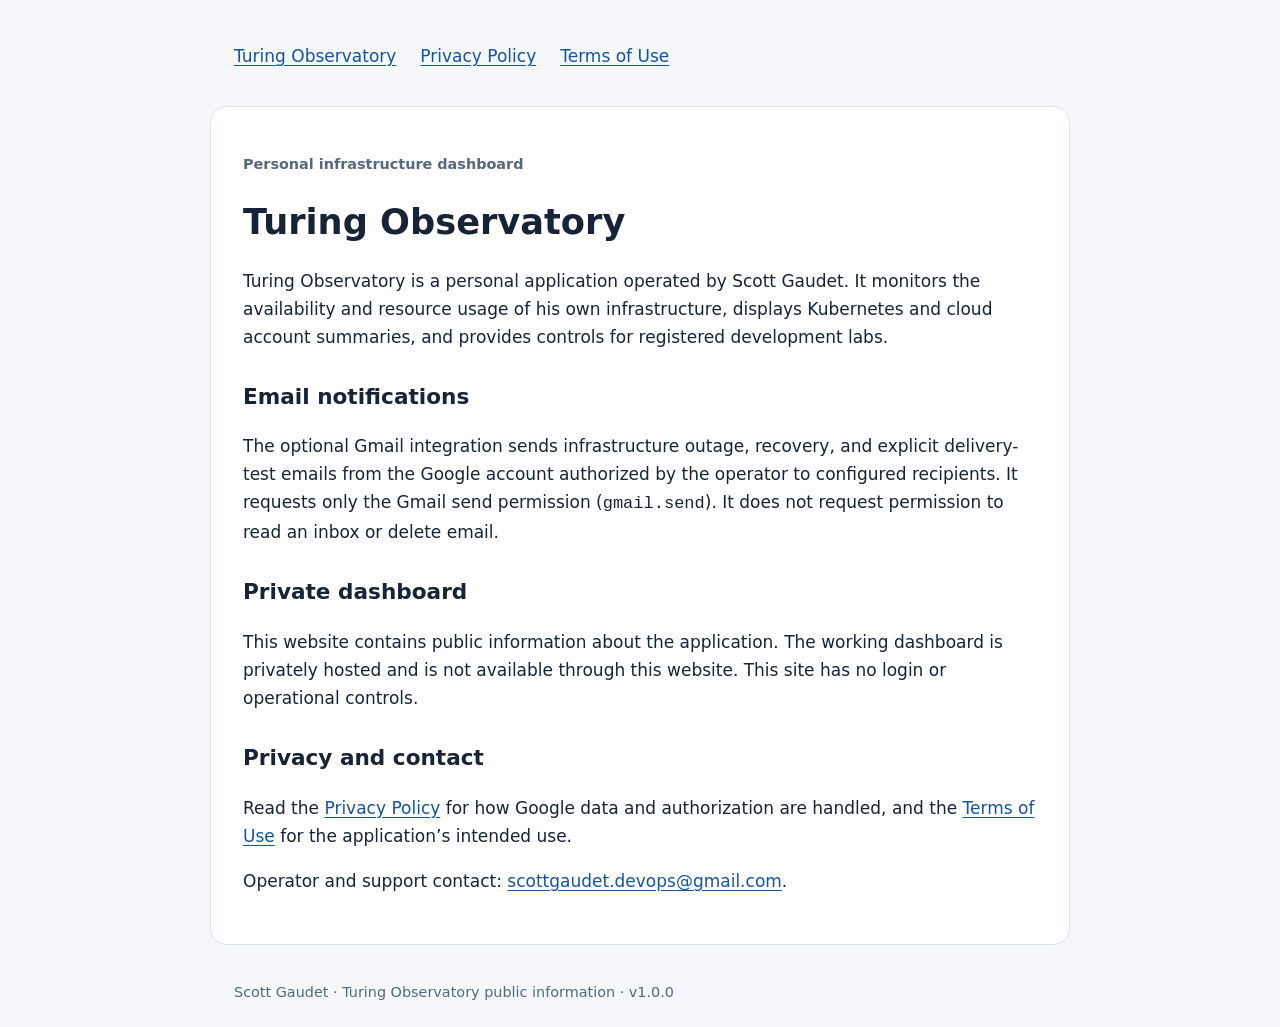
<file: index.html>
<!doctype html>
<html lang="en"><head><meta charset="utf-8"><meta name="viewport" content="width=device-width, initial-scale=1"><title>Turing Observatory</title><meta name="description" content="Public application information and privacy practices for Turing Observatory, a personal infrastructure dashboard."><link rel="stylesheet" href="style.css"></head><body><header><nav aria-label="Main navigation"><a href="index.html">Turing Observatory</a><a href="privacy.html">Privacy Policy</a><a href="terms.html">Terms of Use</a></nav></header><main><p class="eyebrow">Personal infrastructure dashboard</p><h1>Turing Observatory</h1><p>Turing Observatory is a personal application operated by Scott Gaudet. It monitors the availability and resource usage of his own infrastructure, displays Kubernetes and cloud account summaries, and provides controls for registered development labs.</p><h2>Email notifications</h2><p>The optional Gmail integration sends infrastructure outage, recovery, and explicit delivery-test emails from the Google account authorized by the operator to configured recipients. It requests only the Gmail send permission (<code>gmail.send</code>). It does not request permission to read an inbox or delete email.</p><h2>Private dashboard</h2><p>This website contains public information about the application. The working dashboard is privately hosted and is not available through this website. This site has no login or operational controls.</p><h2>Privacy and contact</h2><p>Read the <a href="privacy.html">Privacy Policy</a> for how Google data and authorization are handled, and the <a href="terms.html">Terms of Use</a> for the application’s intended use.</p><p>Operator and support contact: <a href="mailto:scottgaudet.devops@gmail.com">scottgaudet.devops@gmail.com</a>.</p></main><footer>Scott Gaudet · Turing Observatory public information · v1.0.0</footer></body></html>
</file>
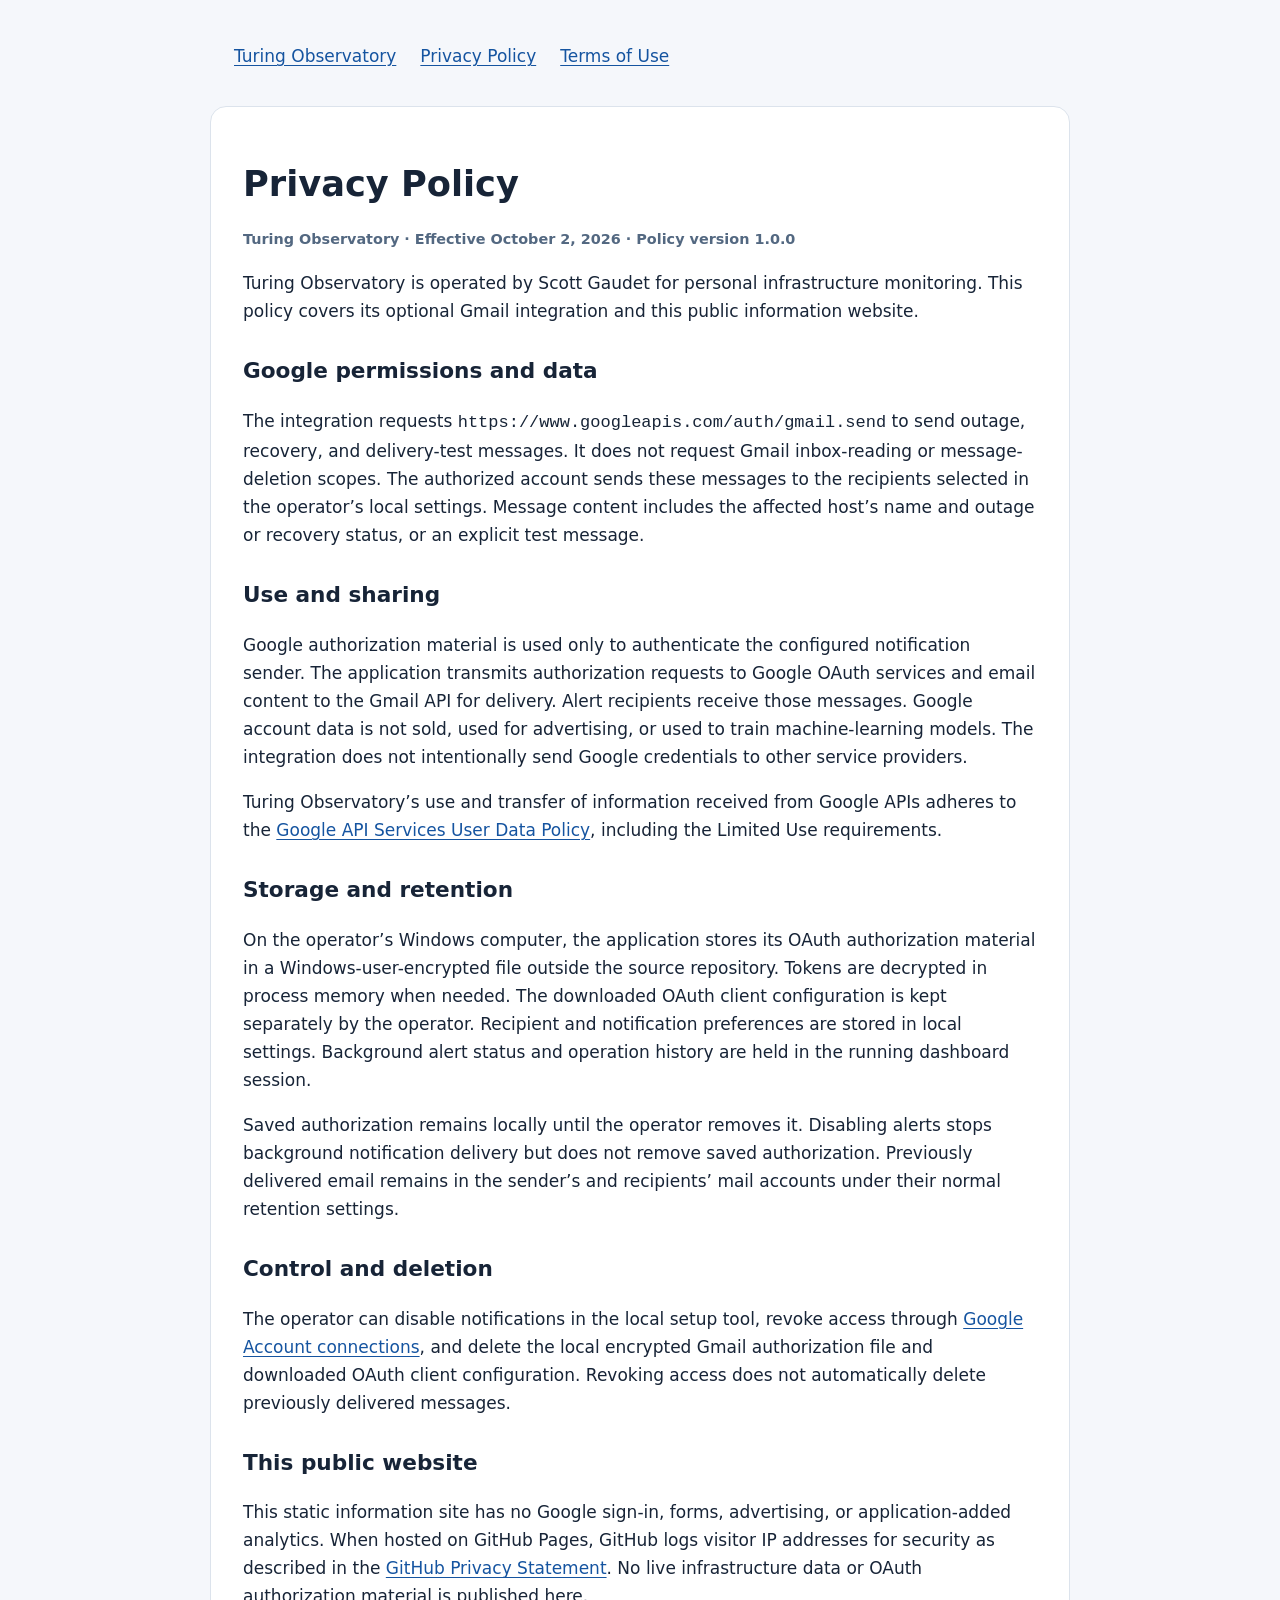
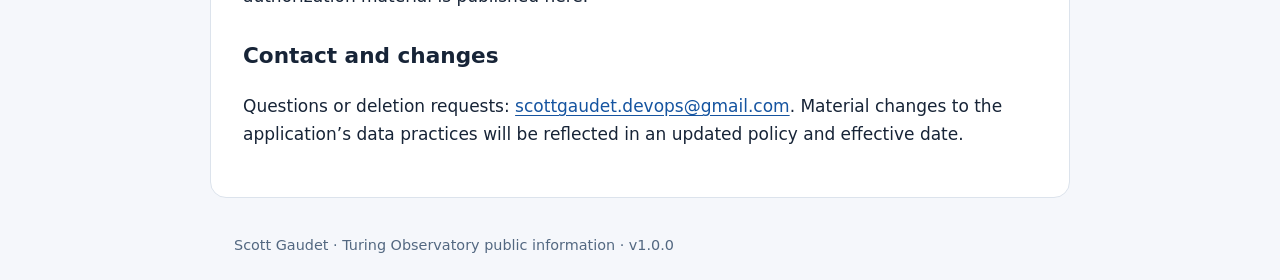
<file: privacy.html>
<!doctype html>
<html lang="en"><head><meta charset="utf-8"><meta name="viewport" content="width=device-width, initial-scale=1"><title>Privacy Policy — Turing Observatory</title><meta name="description" content="Public application information and privacy practices for Turing Observatory, a personal infrastructure dashboard."><link rel="stylesheet" href="style.css"></head><body><header><nav aria-label="Main navigation"><a href="index.html">Turing Observatory</a><a href="privacy.html">Privacy Policy</a><a href="terms.html">Terms of Use</a></nav></header><main><h1>Privacy Policy</h1><p class="eyebrow">Turing Observatory · Effective October 2, 2026 · Policy version 1.0.0</p><p>Turing Observatory is operated by Scott Gaudet for personal infrastructure monitoring. This policy covers its optional Gmail integration and this public information website.</p><h2>Google permissions and data</h2><p>The integration requests <code>https://www.googleapis.com/auth/gmail.send</code> to send outage, recovery, and delivery-test messages. It does not request Gmail inbox-reading or message-deletion scopes. The authorized account sends these messages to the recipients selected in the operator’s local settings. Message content includes the affected host’s name and outage or recovery status, or an explicit test message.</p><h2>Use and sharing</h2><p>Google authorization material is used only to authenticate the configured notification sender. The application transmits authorization requests to Google OAuth services and email content to the Gmail API for delivery. Alert recipients receive those messages. Google account data is not sold, used for advertising, or used to train machine-learning models. The integration does not intentionally send Google credentials to other service providers.</p><p>Turing Observatory’s use and transfer of information received from Google APIs adheres to the <a href="https://developers.google.com/terms/api-services-user-data-policy">Google API Services User Data Policy</a>, including the Limited Use requirements.</p><h2>Storage and retention</h2><p>On the operator’s Windows computer, the application stores its OAuth authorization material in a Windows-user-encrypted file outside the source repository. Tokens are decrypted in process memory when needed. The downloaded OAuth client configuration is kept separately by the operator. Recipient and notification preferences are stored in local settings. Background alert status and operation history are held in the running dashboard session.</p><p>Saved authorization remains locally until the operator removes it. Disabling alerts stops background notification delivery but does not remove saved authorization. Previously delivered email remains in the sender’s and recipients’ mail accounts under their normal retention settings.</p><h2>Control and deletion</h2><p>The operator can disable notifications in the local setup tool, revoke access through <a href="https://myaccount.google.com/connections">Google Account connections</a>, and delete the local encrypted Gmail authorization file and downloaded OAuth client configuration. Revoking access does not automatically delete previously delivered messages.</p><h2>This public website</h2><p>This static information site has no Google sign-in, forms, advertising, or application-added analytics. When hosted on GitHub Pages, GitHub logs visitor IP addresses for security as described in the <a href="https://docs.github.com/en/site-policy/privacy-policies/github-general-privacy-statement">GitHub Privacy Statement</a>. No live infrastructure data or OAuth authorization material is published here.</p><h2>Contact and changes</h2><p>Questions or deletion requests: <a href="mailto:scottgaudet.devops@gmail.com">scottgaudet.devops@gmail.com</a>. Material changes to the application’s data practices will be reflected in an updated policy and effective date.</p></main><footer>Scott Gaudet · Turing Observatory public information · v1.0.0</footer></body></html>
</file>
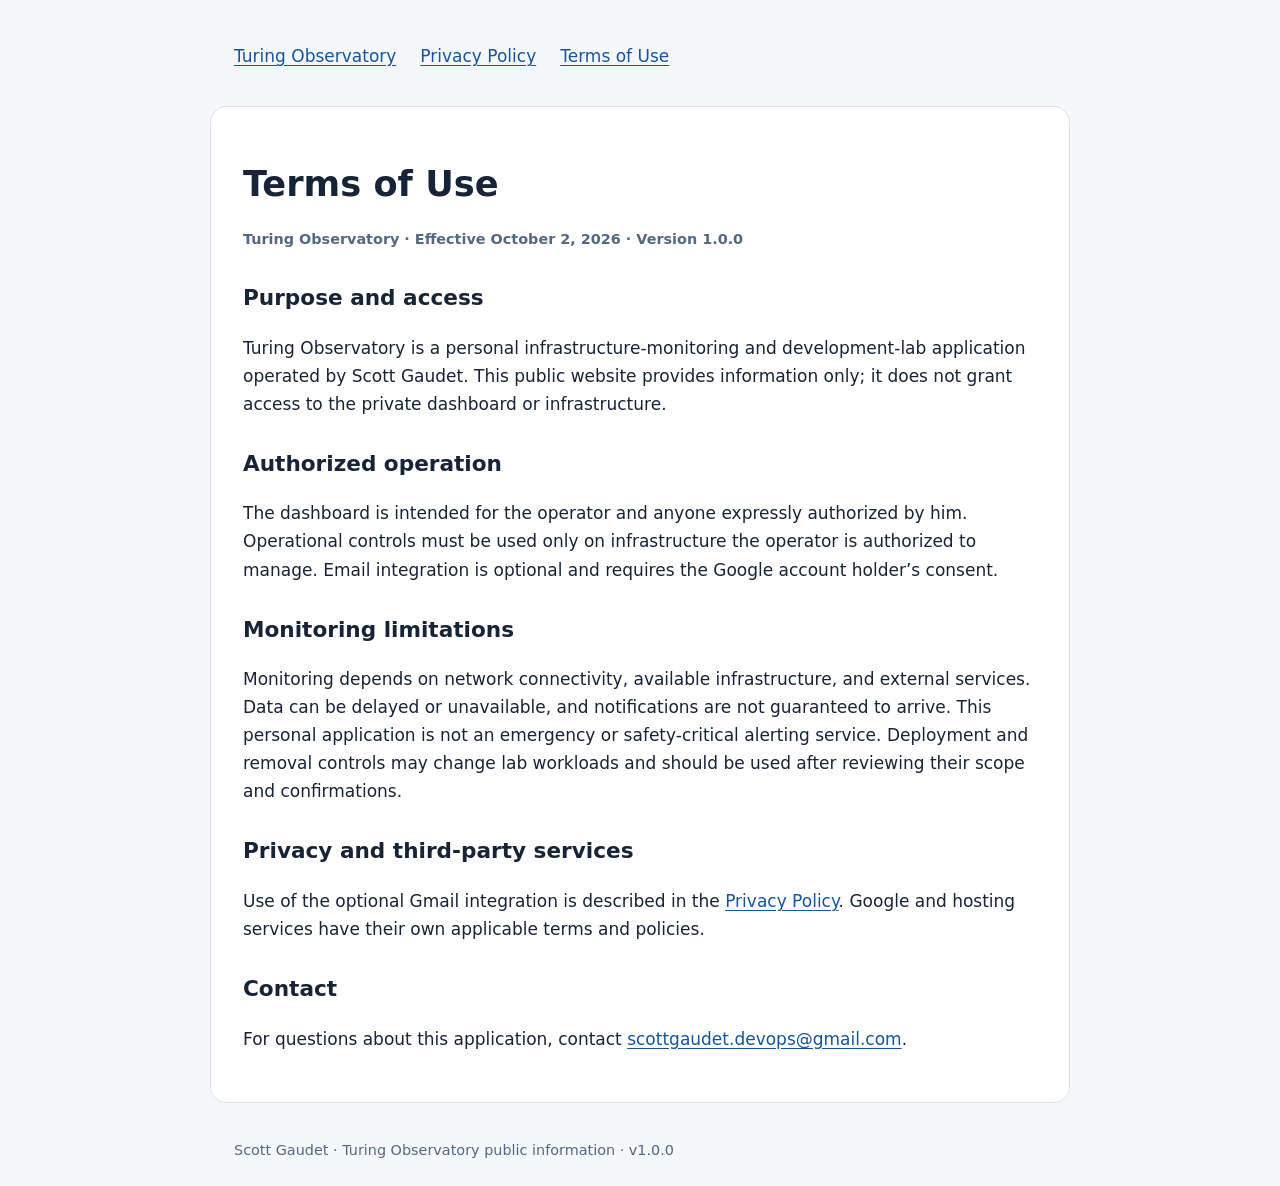
<file: terms.html>
<!doctype html>
<html lang="en"><head><meta charset="utf-8"><meta name="viewport" content="width=device-width, initial-scale=1"><title>Terms of Use — Turing Observatory</title><meta name="description" content="Public application information and privacy practices for Turing Observatory, a personal infrastructure dashboard."><link rel="stylesheet" href="style.css"></head><body><header><nav aria-label="Main navigation"><a href="index.html">Turing Observatory</a><a href="privacy.html">Privacy Policy</a><a href="terms.html">Terms of Use</a></nav></header><main><h1>Terms of Use</h1><p class="eyebrow">Turing Observatory · Effective October 2, 2026 · Version 1.0.0</p><h2>Purpose and access</h2><p>Turing Observatory is a personal infrastructure-monitoring and development-lab application operated by Scott Gaudet. This public website provides information only; it does not grant access to the private dashboard or infrastructure.</p><h2>Authorized operation</h2><p>The dashboard is intended for the operator and anyone expressly authorized by him. Operational controls must be used only on infrastructure the operator is authorized to manage. Email integration is optional and requires the Google account holder’s consent.</p><h2>Monitoring limitations</h2><p>Monitoring depends on network connectivity, available infrastructure, and external services. Data can be delayed or unavailable, and notifications are not guaranteed to arrive. This personal application is not an emergency or safety-critical alerting service. Deployment and removal controls may change lab workloads and should be used after reviewing their scope and confirmations.</p><h2>Privacy and third-party services</h2><p>Use of the optional Gmail integration is described in the <a href="privacy.html">Privacy Policy</a>. Google and hosting services have their own applicable terms and policies.</p><h2>Contact</h2><p>For questions about this application, contact <a href="mailto:scottgaudet.devops@gmail.com">scottgaudet.devops@gmail.com</a>.</p></main><footer>Scott Gaudet · Turing Observatory public information · v1.0.0</footer></body></html>
</file>
<file: style.css>
*{box-sizing:border-box}body{margin:0;background:#f5f7fb;color:#172437;font:17px/1.65 system-ui,sans-serif}header,main,footer{max-width:860px;margin:auto;padding:24px}header{padding-top:42px}nav{display:flex;gap:24px;flex-wrap:wrap}a{color:#1554a0;text-underline-offset:3px}main{background:white;border:1px solid #dce3ec;border-radius:16px;padding:32px;margin:12px auto}h1{font-size:2.2rem;line-height:1.2}h2{font-size:1.35rem;margin-top:28px}.eyebrow{color:#536881;font-weight:600;font-size:.9rem}footer{color:#536881;font-size:.9rem}a:focus-visible{outline:3px solid #edb32b;outline-offset:4px}@media(max-width:900px){main{margin:12px 16px;padding:24px}h1{font-size:1.8rem}}
</file>
